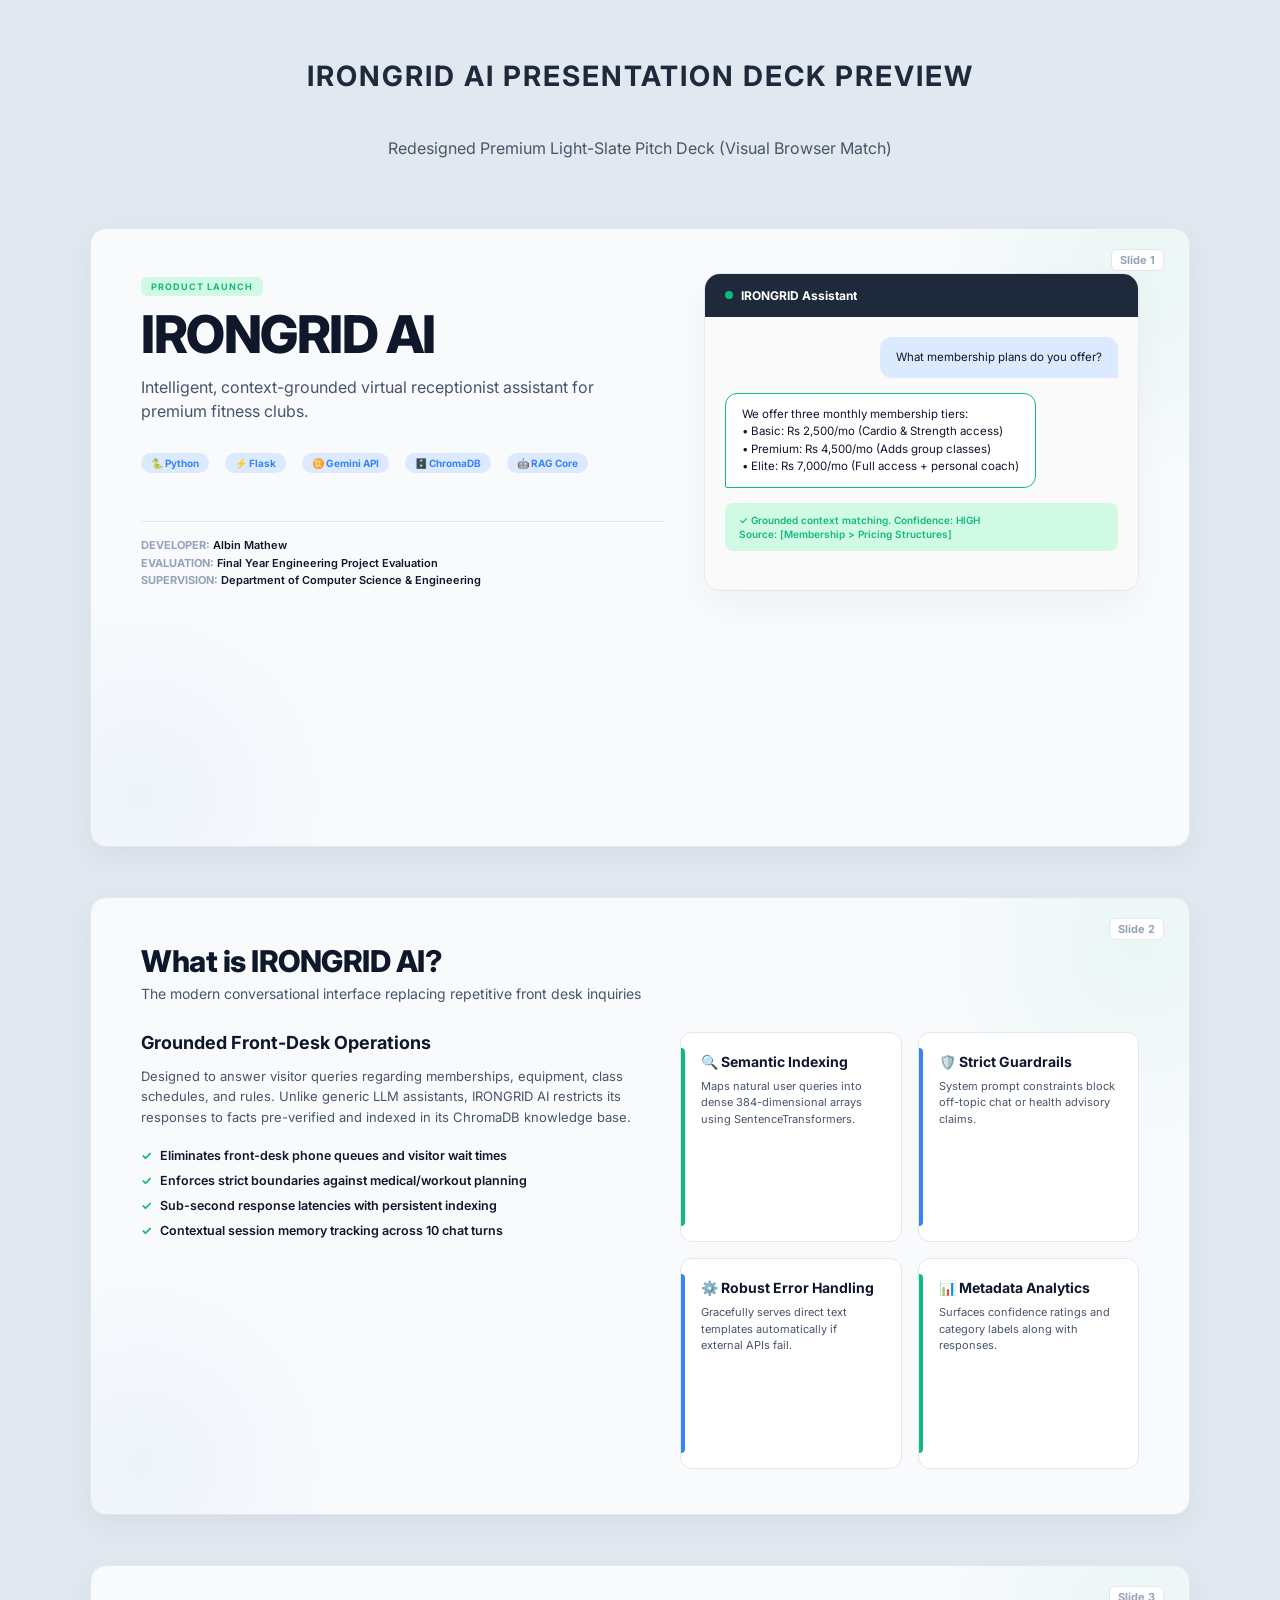
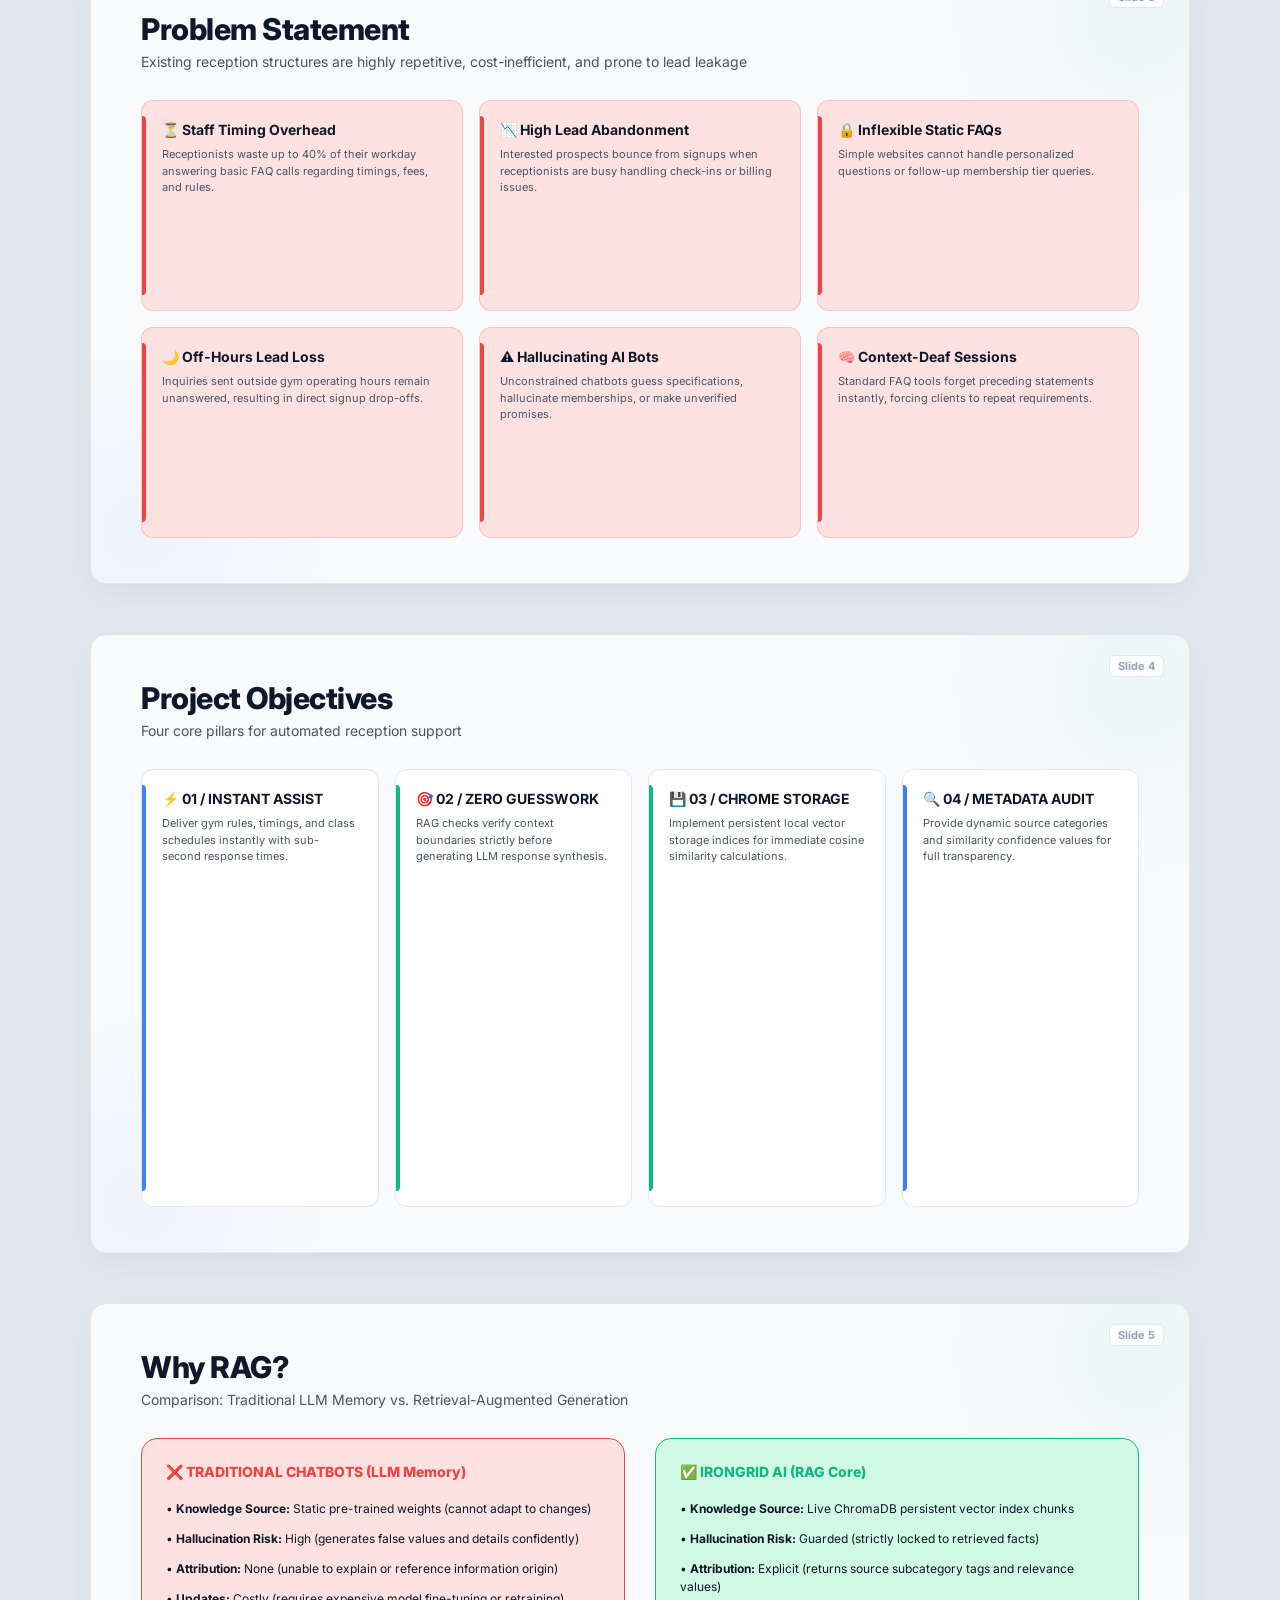
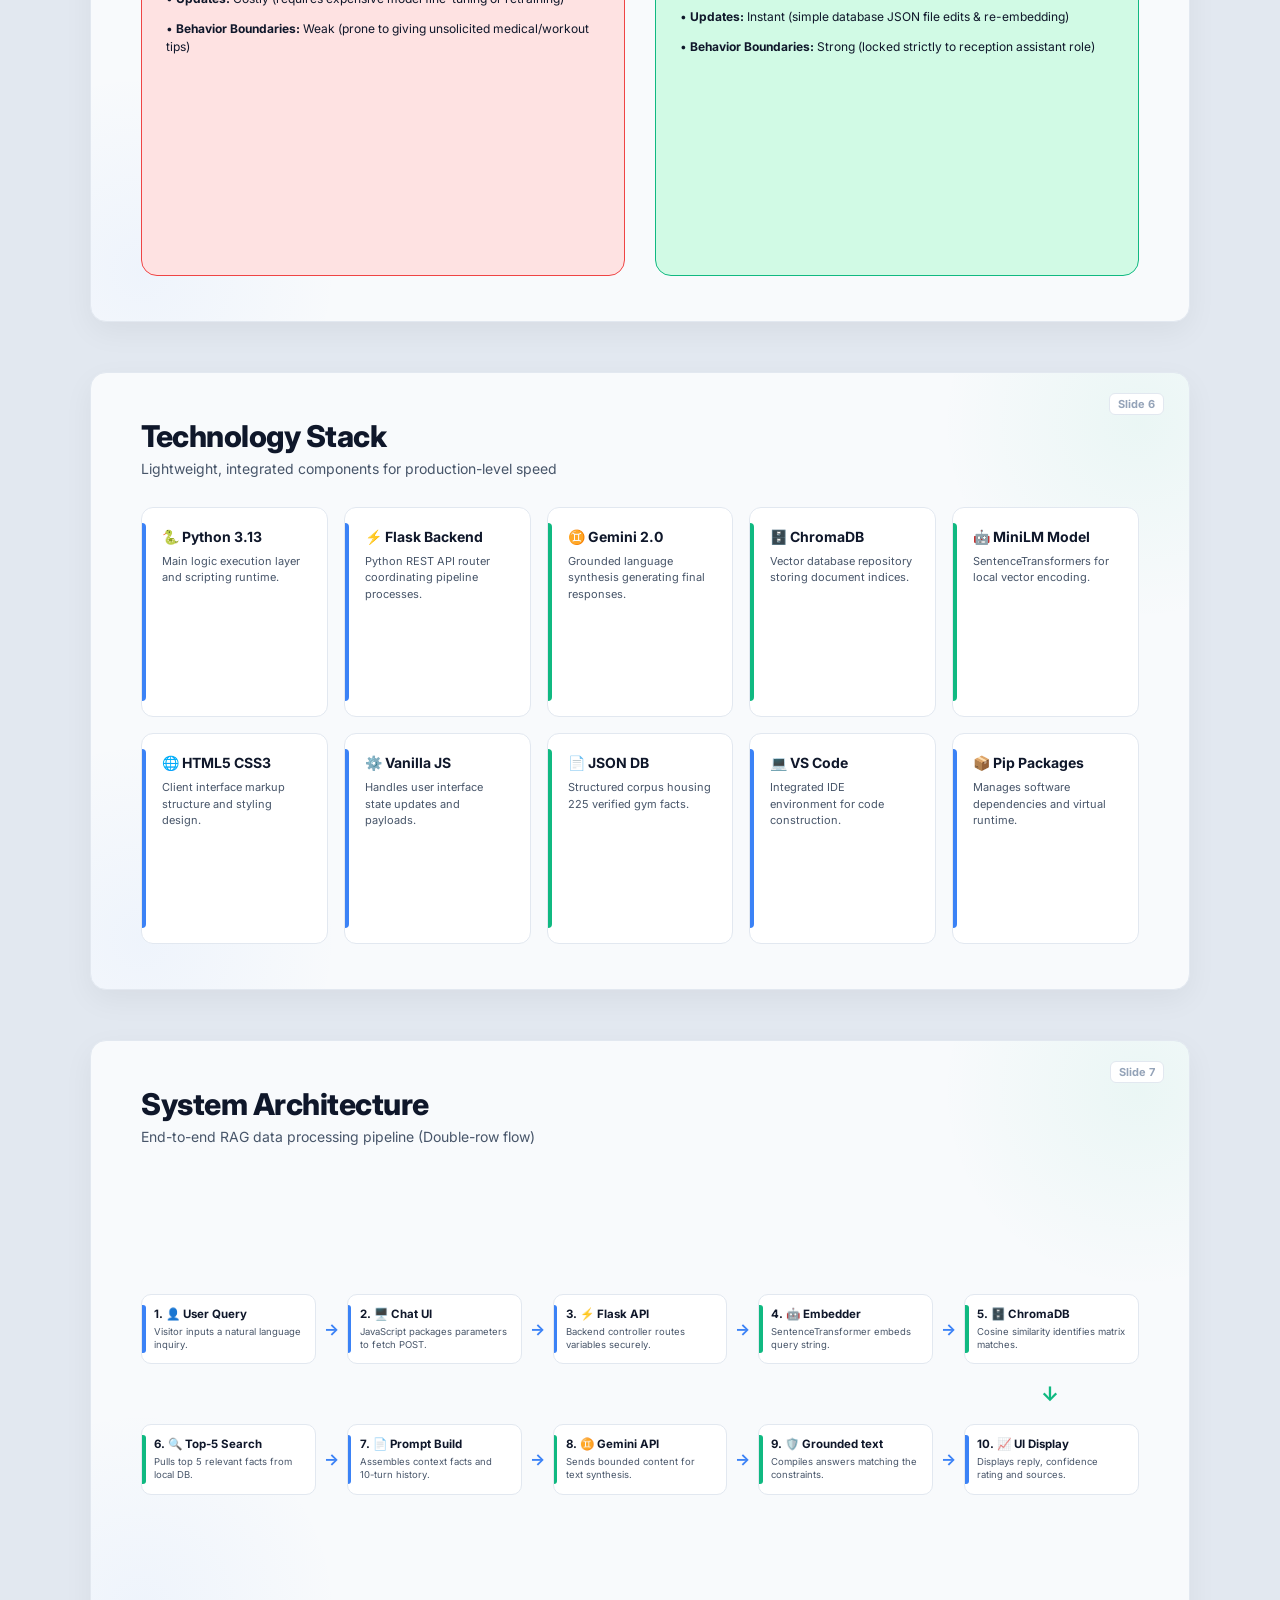
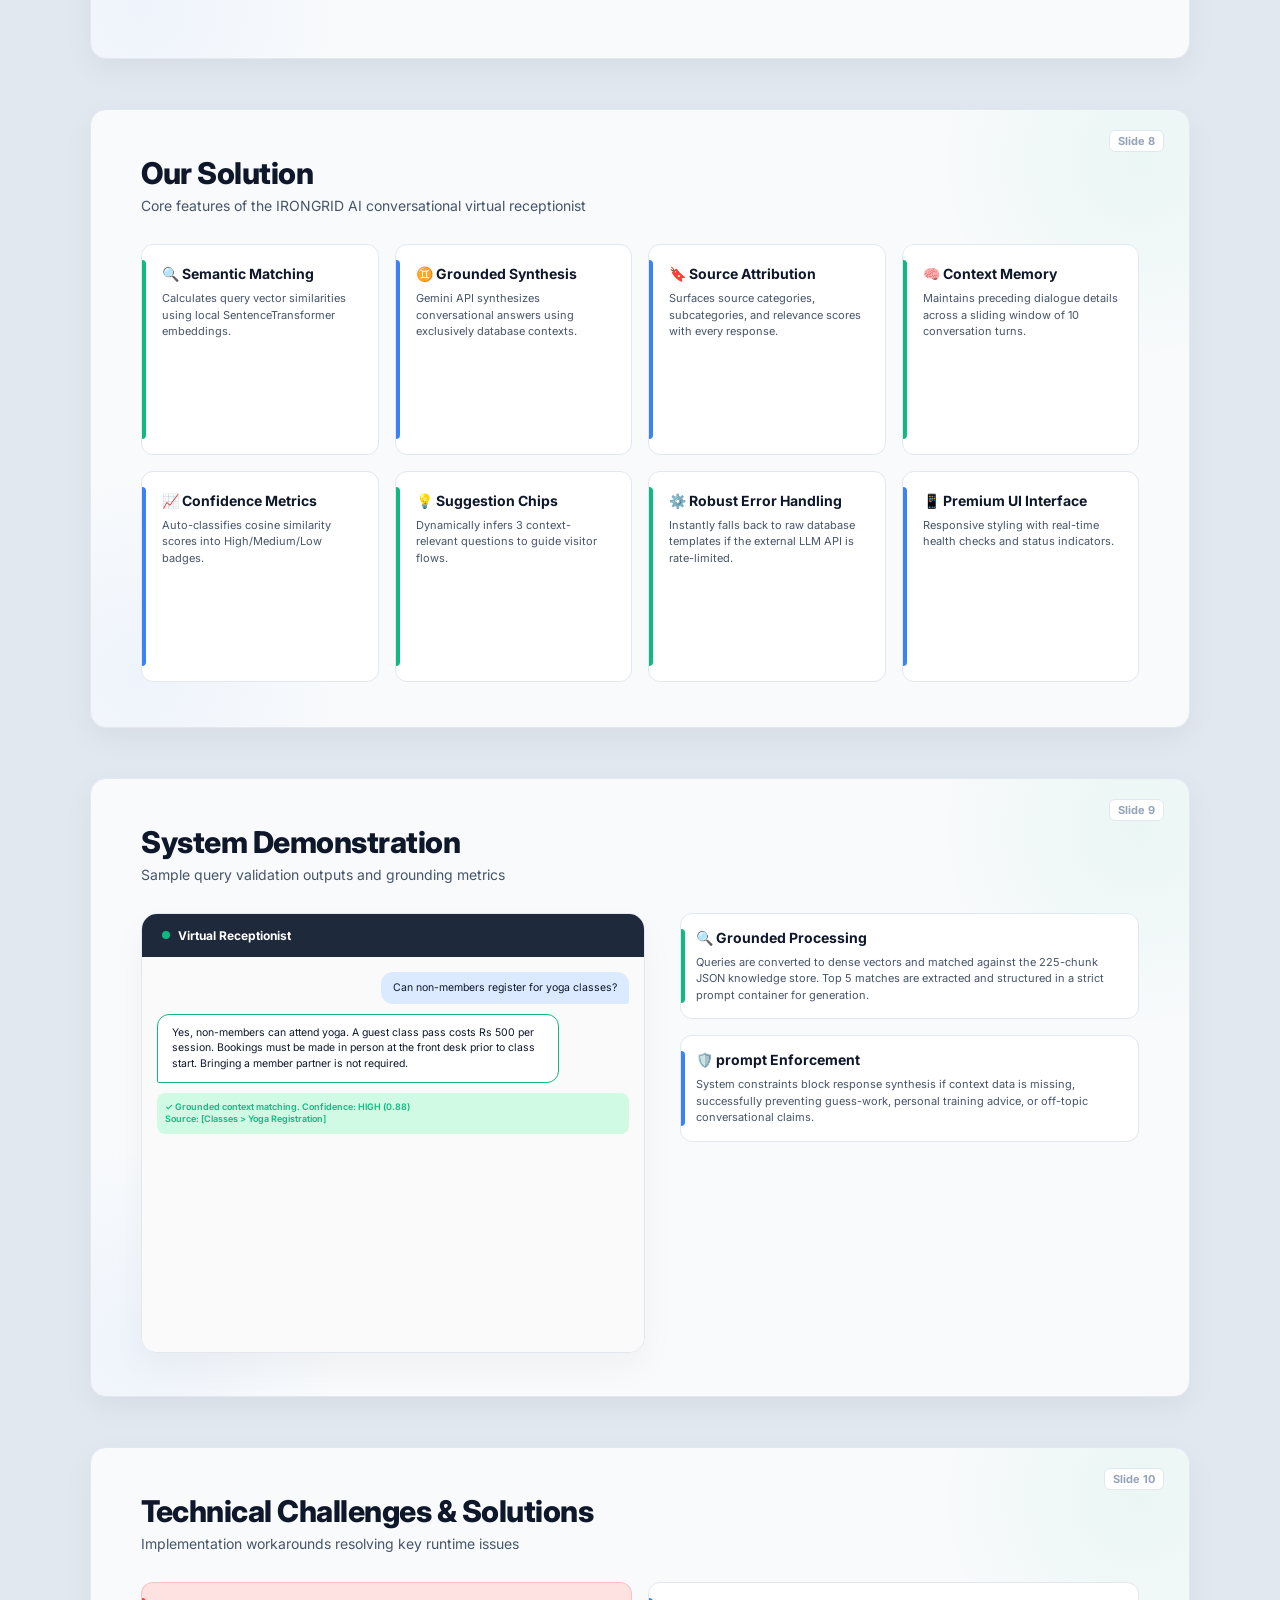
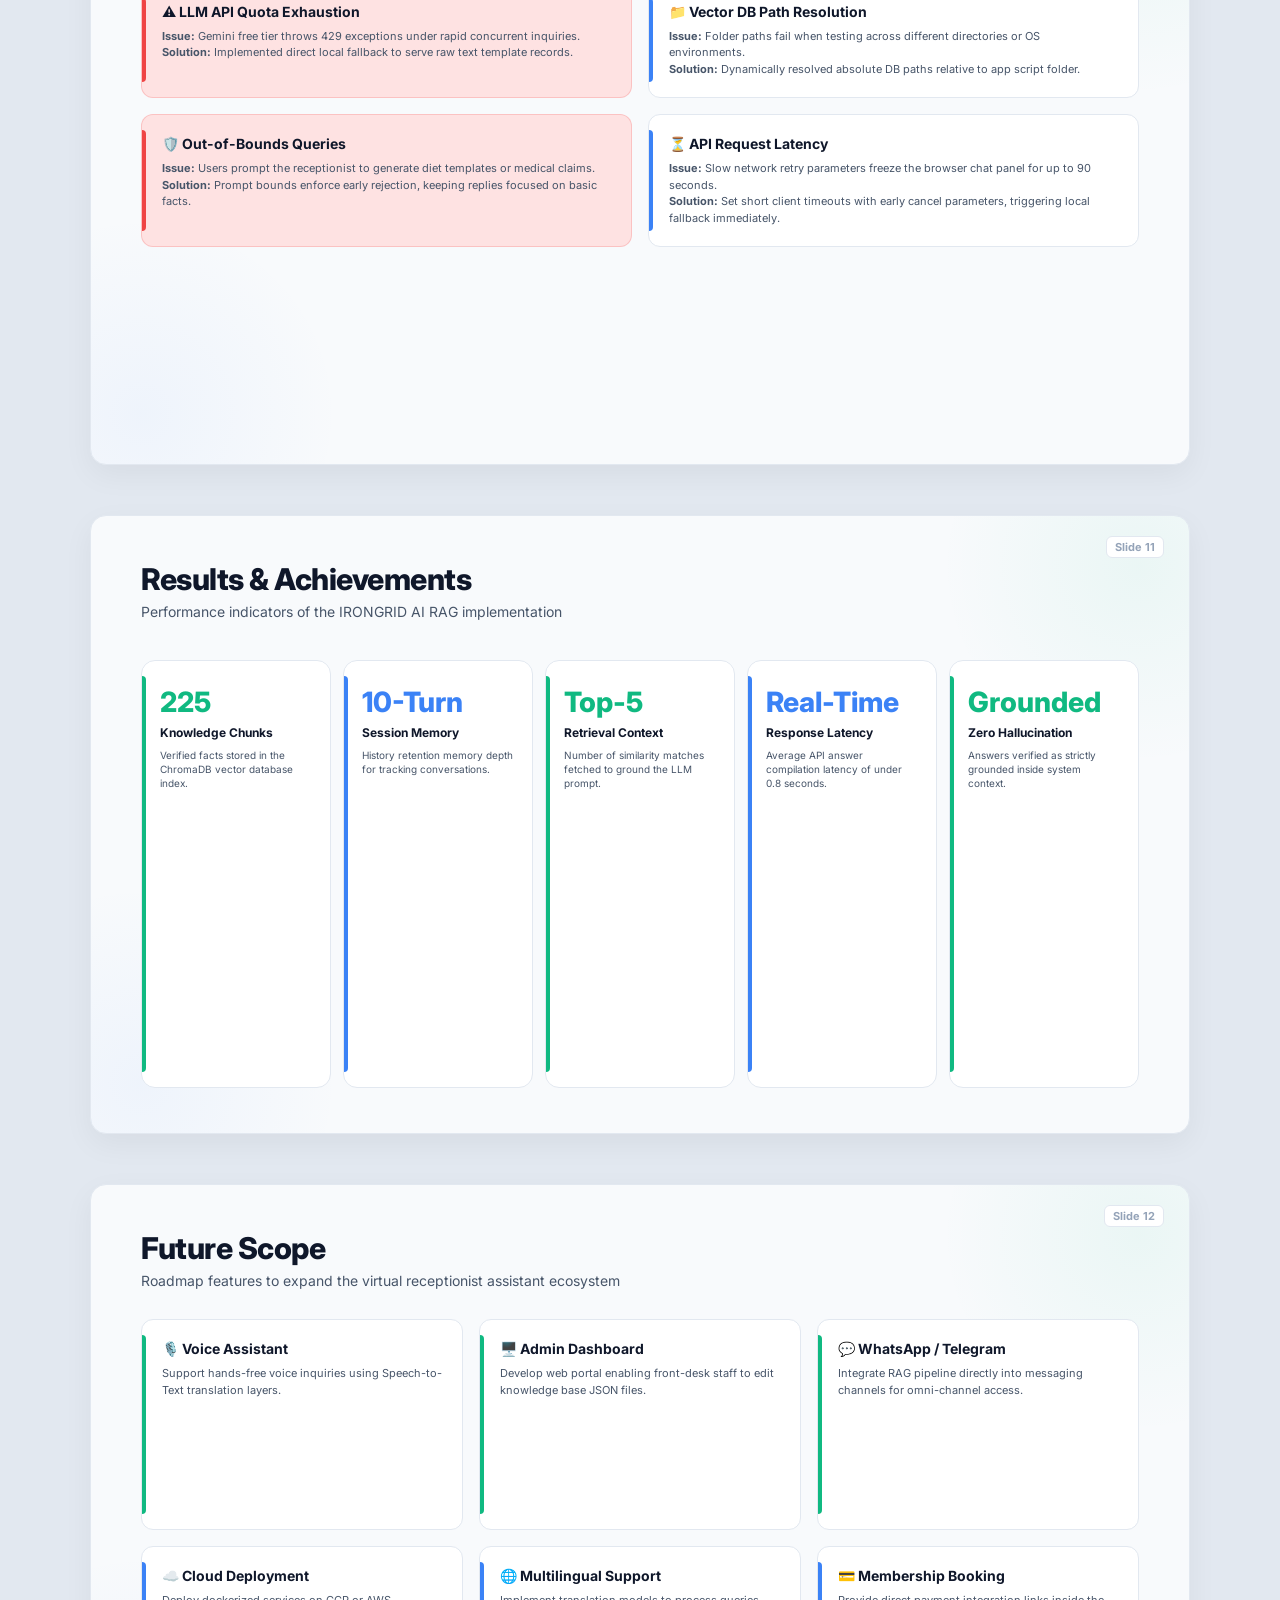
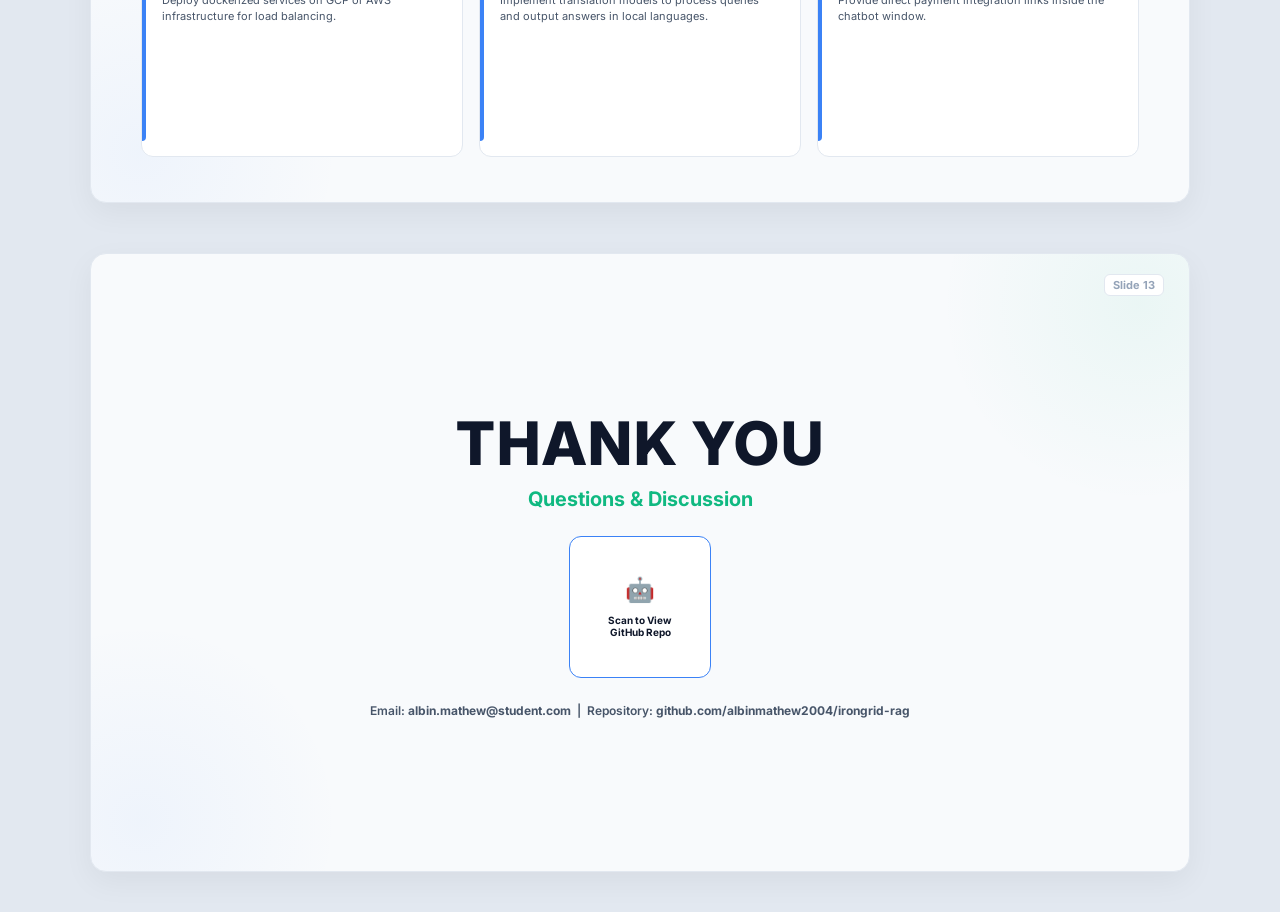
<file: assets/presentation/slides_preview.html>
<!DOCTYPE html>
<html lang="en">
<head>
  <meta charset="UTF-8">
  <title>IRONGRID AI — Slide Deck Preview</title>
  <style>
    @import url('https://fonts.googleapis.com/css2?family=Inter:wght@400;500;600;700;800&display=swap');
    
    :root {
      --bg-color: #F8FAFC;
      --surface-color: #FFFFFF;
      --border-color: #E2E8F0;
      --text-primary: #0F172A;
      --text-secondary: #475569;
      --text-muted: #94A3B8;
      --accent-green: #10B981;
      --light-green: #D1FAE5;
      --accent-blue: #3B82F6;
      --light-blue: #DBEAFE;
      --accent-red: #EF4444;
      --light-red: #FEE2E2;
      --deep-navy: #1E293B;
    }

    body {
      background: #E2E8F0;
      color: var(--text-primary);
      font-family: 'Inter', sans-serif;
      margin: 0;
      padding: 40px;
      display: flex;
      flex-direction: column;
      align-items: center;
      gap: 40px;
    }

    h1.page-title {
      font-size: 28px;
      margin-bottom: 5px;
      text-transform: uppercase;
      letter-spacing: 2px;
      color: var(--deep-navy);
    }

    p.page-subtitle {
      color: var(--text-secondary);
      margin-top: 0;
      margin-bottom: 30px;
      font-size: 16px;
    }

    .slide-container {
      display: grid;
      grid-template-columns: 1fr;
      gap: 50px;
      width: 100%;
      max-width: 1100px;
    }

    .slide {
      background: var(--bg-color);
      border: 1px solid var(--border-color);
      border-radius: 16px;
      width: 100%;
      aspect-ratio: 16 / 9;
      box-shadow: 0 10px 30px rgba(0,0,0,0.05);
      position: relative;
      overflow: hidden;
      padding: 45px 50px;
      box-sizing: border-box;
      display: flex;
      flex-direction: column;
      justify-content: flex-start;
    }

    /* Ambient background gradient blobs */
    .slide::before {
      content: '';
      position: absolute;
      top: -150px;
      right: -150px;
      width: 400px;
      height: 400px;
      background: radial-gradient(circle, rgba(16, 185, 129, 0.06) 0%, rgba(255,255,255,0) 70%);
      border-radius: 50%;
      pointer-events: none;
      z-index: 1;
    }

    .slide::after {
      content: '';
      position: absolute;
      bottom: -150px;
      left: -150px;
      width: 400px;
      height: 400px;
      background: radial-gradient(circle, rgba(59, 130, 246, 0.05) 0%, rgba(255,255,255,0) 70%);
      border-radius: 50%;
      pointer-events: none;
      z-index: 1;
    }

    .slide-num {
      position: absolute;
      top: 20px;
      right: 25px;
      font-size: 11px;
      color: var(--text-muted);
      font-weight: bold;
      border: 1px solid var(--border-color);
      padding: 3px 8px;
      border-radius: 6px;
      z-index: 10;
      background: var(--surface-color);
    }

    .category-badge {
      display: inline-flex;
      align-items: center;
      background: var(--light-blue);
      color: var(--accent-blue);
      font-size: 9px;
      font-weight: 700;
      padding: 4px 10px;
      border-radius: 6px;
      letter-spacing: 1px;
      margin-bottom: 10px;
      width: fit-content;
      text-transform: uppercase;
      z-index: 10;
    }

    .slide-header {
      margin-bottom: 30px;
      z-index: 10;
    }

    .slide-title {
      font-size: 30px;
      font-weight: 800;
      margin: 0;
      color: var(--text-primary);
      letter-spacing: -0.5px;
    }

    .slide-subtitle {
      font-size: 14px;
      color: var(--text-secondary);
      margin-top: 6px;
      margin-bottom: 0;
    }

    /* Grid system for slide contents */
    .grid-2x2 {
      display: grid;
      grid-template-columns: 1fr 1fr;
      gap: 16px;
    }

    .grid-3x2 {
      display: grid;
      grid-template-columns: repeat(3, 1fr);
      grid-template-rows: 1fr 1fr;
      gap: 16px;
      flex-grow: 1;
    }

    .grid-4x1 {
      display: grid;
      grid-template-columns: repeat(4, 1fr);
      gap: 16px;
      flex-grow: 1;
    }

    .grid-5x1 {
      display: grid;
      grid-template-columns: repeat(5, 1fr);
      gap: 12px;
      flex-grow: 1;
    }

    .grid-split {
      display: grid;
      grid-template-columns: 1.1fr 1fr;
      gap: 35px;
      flex-grow: 1;
    }

    .card {
      background: var(--surface-color);
      border: 1px solid var(--border-color);
      border-radius: 12px;
      padding: 20px;
      position: relative;
      display: flex;
      flex-direction: column;
      justify-content: flex-start;
      z-index: 10;
      box-sizing: border-box;
    }

    .card::before {
      content: '';
      position: absolute;
      left: 0;
      top: 15px;
      bottom: 15px;
      width: 4px;
      background: var(--accent-green);
      border-radius: 0 4px 4px 0;
    }

    .card.blue::before { background: var(--accent-blue); }
    .card.red::before { background: var(--accent-red); }
    .card.red { background: var(--light-red); border-color: rgba(239,68,68,0.2); }
    
    .card-title {
      font-size: 14px;
      font-weight: 700;
      margin-bottom: 8px;
      color: var(--text-primary);
      display: flex;
      align-items: center;
      gap: 6px;
    }
    
    .card-desc {
      font-size: 11px;
      color: var(--text-secondary);
      line-height: 1.5;
    }

    .pill-badge {
      display: inline-block;
      background: var(--light-blue);
      color: var(--accent-blue);
      font-size: 10px;
      font-weight: 700;
      padding: 4px 10px;
      border-radius: 20px;
      margin-right: 8px;
      margin-bottom: 8px;
    }

    /* Comparison columns */
    .compare-grid {
      display: grid;
      grid-template-columns: 1fr 1fr;
      gap: 30px;
      flex-grow: 1;
      z-index: 10;
    }

    .compare-col {
      border-radius: 16px;
      padding: 24px;
      box-sizing: border-box;
      border: 1.5px solid var(--accent-red);
      background: var(--light-red);
    }
    .compare-col.green {
      border-color: var(--accent-green);
      background: var(--light-green);
    }

    .compare-col h3 {
      font-size: 14px;
      font-weight: 800;
      margin-top: 0;
      margin-bottom: 20px;
      color: var(--accent-red);
    }
    .compare-col.green h3 {
      color: var(--accent-green);
    }

    .compare-list {
      list-style: none;
      padding: 0;
      margin: 0;
      display: flex;
      flex-direction: column;
      gap: 12px;
    }

    .compare-list li {
      font-size: 12px;
      line-height: 1.5;
      color: var(--text-primary);
    }

    /* Cover Slide Specifics */
    .cover-slide {
      display: grid;
      grid-template-columns: 1.2fr 1fr;
      gap: 40px;
      align-items: center;
    }

    .cover-left {
      z-index: 10;
    }

    .cover-title {
      font-size: 52px;
      font-weight: 800;
      margin: 0;
      line-height: 1.1;
      letter-spacing: -1.5px;
      color: var(--text-primary);
    }

    .cover-subtitle {
      font-size: 16px;
      color: var(--text-secondary);
      margin-top: 12px;
      margin-bottom: 30px;
      line-height: 1.5;
    }

    .cover-badges {
      display: flex;
      flex-wrap: wrap;
      gap: 8px;
      margin-bottom: 40px;
    }

    .cover-meta {
      font-size: 11px;
      color: var(--text-muted);
      border-top: 1px solid var(--border-color);
      padding-top: 15px;
      line-height: 1.6;
    }
    .cover-meta span {
      color: var(--text-primary);
      font-weight: 600;
    }

    /* Chatbot Mockup styles */
    .chatbot-mockup {
      background: var(--surface-color);
      border: 1px solid var(--border-color);
      border-radius: 16px;
      height: 100%;
      display: flex;
      flex-direction: column;
      overflow: hidden;
      box-shadow: 0 15px 35px rgba(0,0,0,0.04);
      z-index: 10;
    }

    .chatbot-header {
      background: var(--deep-navy);
      color: white;
      padding: 14px 20px;
      font-size: 12px;
      font-weight: 700;
      display: flex;
      align-items: center;
      gap: 8px;
    }
    .status-dot {
      width: 8px;
      height: 8px;
      background: var(--accent-green);
      border-radius: 50%;
    }

    .chatbot-messages {
      padding: 20px;
      display: flex;
      flex-direction: column;
      gap: 15px;
      flex-grow: 1;
      background: #FAFAFB;
    }

    .chat-bubble {
      max-width: 85%;
      padding: 12px 16px;
      font-size: 11.5px;
      line-height: 1.5;
      border-radius: 12px;
      box-sizing: border-box;
    }
    .chat-bubble.user {
      align-self: flex-end;
      background: var(--light-blue);
      color: var(--text-primary);
      border-bottom-right-radius: 2px;
    }
    .chat-bubble.ai {
      align-self: flex-start;
      background: var(--surface-color);
      color: var(--text-primary);
      border: 1.5px solid var(--accent-green);
      border-bottom-left-radius: 2px;
    }

    .grounded-badge {
      background: var(--light-green);
      color: var(--accent-green);
      border-radius: 8px;
      padding: 10px 14px;
      font-size: 10px;
      font-weight: 600;
      line-height: 1.4;
    }

    /* Architecture slide flow elements */
    .flow-container {
      display: flex;
      flex-direction: column;
      gap: 20px;
      justify-content: center;
      flex-grow: 1;
      z-index: 10;
    }
    .flow-row {
      display: flex;
      justify-content: space-between;
      align-items: center;
      gap: 8px;
    }
    .flow-card {
      background: var(--surface-color);
      border: 1px solid var(--border-color);
      border-radius: 10px;
      padding: 12px;
      width: 18%;
      box-sizing: border-box;
      position: relative;
    }
    .flow-card::before {
      content: '';
      position: absolute;
      left: 0;
      top: 10px;
      bottom: 10px;
      width: 3.5px;
      background: var(--accent-blue);
      border-radius: 0 3px 3px 0;
    }
    .flow-card.green::before {
      background: var(--accent-green);
    }
    .flow-card-title {
      font-size: 11.5px;
      font-weight: 700;
      margin-bottom: 4px;
      color: var(--text-primary);
    }
    .flow-card-desc {
      font-size: 9.5px;
      color: var(--text-secondary);
      line-height: 1.4;
    }
    .flow-arrow {
      font-size: 16px;
      color: var(--accent-blue);
      font-weight: bold;
    }
    .flow-arrow-down {
      align-self: flex-end;
      margin-right: 8%;
      font-size: 20px;
      color: var(--accent-green);
      font-weight: bold;
      line-height: 1;
    }

    /* KPI results metrics */
    .kpi-container {
      display: grid;
      grid-template-columns: repeat(5, 1fr);
      gap: 12px;
      margin-top: 10px;
      flex-grow: 1;
      z-index: 10;
    }
    .kpi-card {
      background: var(--surface-color);
      border: 1px solid var(--border-color);
      border-radius: 14px;
      padding: 24px 18px;
      display: flex;
      flex-direction: column;
      position: relative;
    }
    .kpi-card::before {
      content: '';
      position: absolute;
      left: 0;
      top: 15px;
      bottom: 15px;
      width: 4px;
      background: var(--accent-green);
      border-radius: 0 4px 4px 0;
    }
    .kpi-card.blue::before {
      background: var(--accent-blue);
    }
    .kpi-val {
      font-size: 28px;
      font-weight: 800;
      margin-bottom: 6px;
    }
    .kpi-val.green { color: var(--accent-green); }
    .kpi-val.blue { color: var(--accent-blue); }
    .kpi-label {
      font-size: 12px;
      font-weight: 700;
      color: var(--text-primary);
      margin-bottom: 8px;
    }
    .kpi-desc {
      font-size: 10px;
      color: var(--text-secondary);
      line-height: 1.4;
    }

    /* End Slide */
    .end-slide {
      align-items: center;
      justify-content: center;
      text-align: center;
    }
    .end-title {
      font-size: 60px;
      font-weight: 800;
      color: var(--text-primary);
      margin: 0;
      letter-spacing: 2px;
    }
    .end-subtitle {
      font-size: 20px;
      color: var(--accent-green);
      font-weight: 700;
      margin-top: 8px;
      margin-bottom: 25px;
    }
    .qr-box {
      border: 1.5px solid var(--accent-blue);
      background: var(--surface-color);
      border-radius: 12px;
      width: 140px;
      height: 140px;
      display: flex;
      flex-direction: column;
      align-items: center;
      justify-content: center;
      font-size: 10px;
      font-weight: 700;
      color: var(--text-primary);
      gap: 10px;
      margin-bottom: 25px;
      z-index: 10;
    }
    .qr-box span {
      font-size: 24px;
    }
    .end-meta {
      font-size: 12px;
      font-weight: 600;
      color: var(--text-secondary);
      z-index: 10;
    }
  </style>
</head>
<body>

  <h1 class="page-title">IRONGRID AI Presentation Deck Preview</h1>
  <p class="page-subtitle">Redesigned Premium Light-Slate Pitch Deck (Visual Browser Match)</p>

  <div class="slide-container">

    <!-- SLIDE 1: Cover Slide -->
    <div class="slide">
      <span class="slide-num">Slide 1</span>
      <div class="cover-slide">
        <div class="cover-left">
          <span class="category-badge" style="background: var(--light-green); color: var(--accent-green);">PRODUCT LAUNCH</span>
          <h1 class="cover-title">IRONGRID AI</h1>
          <p class="cover-subtitle">Intelligent, context-grounded virtual receptionist assistant for premium fitness clubs.</p>
          <div class="cover-badges">
            <span class="pill-badge">🐍 Python</span>
            <span class="pill-badge">⚡ Flask</span>
            <span class="pill-badge">♊ Gemini API</span>
            <span class="pill-badge">🗄️ ChromaDB</span>
            <span class="pill-badge">🤖 RAG Core</span>
          </div>
          <div class="cover-meta">
            <strong>DEVELOPER:</strong> <span>Albin Mathew</span><br/>
            <strong>EVALUATION:</strong> <span>Final Year Engineering Project Evaluation</span><br/>
            <strong>SUPERVISION:</strong> <span>Department of Computer Science & Engineering</span>
          </div>
        </div>
        <div class="chatbot-mockup">
          <div class="chatbot-header">
            <div class="status-dot"></div>
            <span>IRONGRID Assistant</span>
          </div>
          <div class="chatbot-messages">
            <div class="chat-bubble user">What membership plans do you offer?</div>
            <div class="chat-bubble ai">
              We offer three monthly membership tiers:<br/>
              • Basic: Rs 2,500/mo (Cardio & Strength access)<br/>
              • Premium: Rs 4,500/mo (Adds group classes)<br/>
              • Elite: Rs 7,000/mo (Full access + personal coach)
            </div>
            <div class="grounded-badge">
              ✓ Grounded context matching. Confidence: HIGH<br/>
              Source: [Membership > Pricing Structures]
            </div>
          </div>
        </div>
      </div>
    </div>

    <!-- SLIDE 2: What is IRONGRID AI -->
    <div class="slide">
      <span class="slide-num">Slide 2</span>
      <div class="slide-header">
        <h2 class="slide-title">What is IRONGRID AI?</h2>
        <p class="slide-subtitle">The modern conversational interface replacing repetitive front desk inquiries</p>
      </div>
      <div class="grid-split">
        <div class="cover-left">
          <h3 style="font-size: 18px; font-weight: 700; color: var(--text-primary); margin-top: 0; margin-bottom: 12px;">Grounded Front-Desk Operations</h3>
          <p style="font-size: 13px; line-height: 1.6; color: var(--text-secondary); margin-bottom: 20px;">
            Designed to answer visitor queries regarding memberships, equipment, class schedules, and rules. Unlike generic LLM assistants, IRONGRID AI restricts its responses to facts pre-verified and indexed in its ChromaDB knowledge base.
          </p>
          <ul style="list-style: none; padding: 0; margin: 0; display: flex; flex-direction: column; gap: 10px;">
            <li style="font-size: 12.5px; font-weight: 600; color: var(--text-primary); display: flex; align-items: center; gap: 8px;">
              <span style="color: var(--accent-green); font-weight: bold;">✓</span> Eliminates front-desk phone queues and visitor wait times
            </li>
            <li style="font-size: 12.5px; font-weight: 600; color: var(--text-primary); display: flex; align-items: center; gap: 8px;">
              <span style="color: var(--accent-green); font-weight: bold;">✓</span> Enforces strict boundaries against medical/workout planning
            </li>
            <li style="font-size: 12.5px; font-weight: 600; color: var(--text-primary); display: flex; align-items: center; gap: 8px;">
              <span style="color: var(--accent-green); font-weight: bold;">✓</span> Sub-second response latencies with persistent indexing
            </li>
            <li style="font-size: 12.5px; font-weight: 600; color: var(--text-primary); display: flex; align-items: center; gap: 8px;">
              <span style="color: var(--accent-green); font-weight: bold;">✓</span> Contextual session memory tracking across 10 chat turns
            </li>
          </ul>
        </div>
        <div class="grid-2x2">
          <div class="card">
            <div class="card-title">🔍 Semantic Indexing</div>
            <div class="card-desc">Maps natural user queries into dense 384-dimensional arrays using SentenceTransformers.</div>
          </div>
          <div class="card blue">
            <div class="card-title">🛡️ Strict Guardrails</div>
            <div class="card-desc">System prompt constraints block off-topic chat or health advisory claims.</div>
          </div>
          <div class="card blue">
            <div class="card-title">⚙️ Robust Error Handling</div>
            <div class="card-desc">Gracefully serves direct text templates automatically if external APIs fail.</div>
          </div>
          <div class="card">
            <div class="card-title">📊 Metadata Analytics</div>
            <div class="card-desc">Surfaces confidence ratings and category labels along with responses.</div>
          </div>
        </div>
      </div>
    </div>

    <!-- SLIDE 3: Problem Statement -->
    <div class="slide">
      <span class="slide-num">Slide 3</span>
      <div class="slide-header">
        <h2 class="slide-title">Problem Statement</h2>
        <p class="slide-subtitle">Existing reception structures are highly repetitive, cost-inefficient, and prone to lead leakage</p>
      </div>
      <div class="grid-3x2">
        <div class="card red">
          <div class="card-title">⏳ Staff Timing Overhead</div>
          <div class="card-desc">Receptionists waste up to 40% of their workday answering basic FAQ calls regarding timings, fees, and rules.</div>
        </div>
        <div class="card red">
          <div class="card-title">📉 High Lead Abandonment</div>
          <div class="card-desc">Interested prospects bounce from signups when receptionists are busy handling check-ins or billing issues.</div>
        </div>
        <div class="card red">
          <div class="card-title">🔒 Inflexible Static FAQs</div>
          <div class="card-desc">Simple websites cannot handle personalized questions or follow-up membership tier queries.</div>
        </div>
        <div class="card red">
          <div class="card-title">🌙 Off-Hours Lead Loss</div>
          <div class="card-desc">Inquiries sent outside gym operating hours remain unanswered, resulting in direct signup drop-offs.</div>
        </div>
        <div class="card red">
          <div class="card-title">⚠️ Hallucinating AI Bots</div>
          <div class="card-desc">Unconstrained chatbots guess specifications, hallucinate memberships, or make unverified promises.</div>
        </div>
        <div class="card red">
          <div class="card-title">🧠 Context-Deaf Sessions</div>
          <div class="card-desc">Standard FAQ tools forget preceding statements instantly, forcing clients to repeat requirements.</div>
        </div>
      </div>
    </div>

    <!-- SLIDE 4: Project Objectives -->
    <div class="slide">
      <span class="slide-num">Slide 4</span>
      <div class="slide-header">
        <h2 class="slide-title">Project Objectives</h2>
        <p class="slide-subtitle">Four core pillars for automated reception support</p>
      </div>
      <div class="grid-4x1">
        <div class="card blue">
          <div class="card-title">⚡ 01 / INSTANT ASSIST</div>
          <div class="card-desc">Deliver gym rules, timings, and class schedules instantly with sub-second response times.</div>
        </div>
        <div class="card">
          <div class="card-title">🎯 02 / ZERO GUESSWORK</div>
          <div class="card-desc">RAG checks verify context boundaries strictly before generating LLM response synthesis.</div>
        </div>
        <div class="card">
          <div class="card-title">💾 03 / CHROME STORAGE</div>
          <div class="card-desc">Implement persistent local vector storage indices for immediate cosine similarity calculations.</div>
        </div>
        <div class="card blue">
          <div class="card-title">🔍 04 / METADATA AUDIT</div>
          <div class="card-desc">Provide dynamic source categories and similarity confidence values for full transparency.</div>
        </div>
      </div>
    </div>

    <!-- SLIDE 5: Why RAG -->
    <div class="slide">
      <span class="slide-num">Slide 5</span>
      <div class="slide-header">
        <h2 class="slide-title">Why RAG?</h2>
        <p class="slide-subtitle">Comparison: Traditional LLM Memory vs. Retrieval-Augmented Generation</p>
      </div>
      <div class="compare-grid">
        <div class="compare-col">
          <h3>❌ TRADITIONAL CHATBOTS (LLM Memory)</h3>
          <ul class="compare-list">
            <li>• <strong>Knowledge Source:</strong> Static pre-trained weights (cannot adapt to changes)</li>
            <li>• <strong>Hallucination Risk:</strong> High (generates false values and details confidently)</li>
            <li>• <strong>Attribution:</strong> None (unable to explain or reference information origin)</li>
            <li>• <strong>Updates:</strong> Costly (requires expensive model fine-tuning or retraining)</li>
            <li>• <strong>Behavior Boundaries:</strong> Weak (prone to giving unsolicited medical/workout tips)</li>
          </ul>
        </div>
        <div class="compare-col green">
          <h3>✅ IRONGRID AI (RAG Core)</h3>
          <ul class="compare-list">
            <li>• <strong>Knowledge Source:</strong> Live ChromaDB persistent vector index chunks</li>
            <li>• <strong>Hallucination Risk:</strong> Guarded (strictly locked to retrieved facts)</li>
            <li>• <strong>Attribution:</strong> Explicit (returns source subcategory tags and relevance values)</li>
            <li>• <strong>Updates:</strong> Instant (simple database JSON file edits & re-embedding)</li>
            <li>• <strong>Behavior Boundaries:</strong> Strong (locked strictly to reception assistant role)</li>
          </ul>
        </div>
      </div>
    </div>

    <!-- SLIDE 6: Technology Stack -->
    <div class="slide">
      <span class="slide-num">Slide 6</span>
      <div class="slide-header">
        <h2 class="slide-title">Technology Stack</h2>
        <p class="slide-subtitle">Lightweight, integrated components for production-level speed</p>
      </div>
      <div class="grid-3x2" style="grid-template-columns: repeat(5, 1fr); grid-template-rows: 1fr 1fr;">
        <div class="card blue">
          <div class="card-title">🐍 Python 3.13</div>
          <div class="card-desc">Main logic execution layer and scripting runtime.</div>
        </div>
        <div class="card blue">
          <div class="card-title">⚡ Flask Backend</div>
          <div class="card-desc">Python REST API router coordinating pipeline processes.</div>
        </div>
        <div class="card">
          <div class="card-title">♊ Gemini 2.0</div>
          <div class="card-desc">Grounded language synthesis generating final responses.</div>
        </div>
        <div class="card">
          <div class="card-title">🗄️ ChromaDB</div>
          <div class="card-desc">Vector database repository storing document indices.</div>
        </div>
        <div class="card">
          <div class="card-title">🤖 MiniLM Model</div>
          <div class="card-desc">SentenceTransformers for local vector encoding.</div>
        </div>
        <div class="card blue">
          <div class="card-title">🌐 HTML5 CSS3</div>
          <div class="card-desc">Client interface markup structure and styling design.</div>
        </div>
        <div class="card blue">
          <div class="card-title">⚙️ Vanilla JS</div>
          <div class="card-desc">Handles user interface state updates and payloads.</div>
        </div>
        <div class="card">
          <div class="card-title">📄 JSON DB</div>
          <div class="card-desc">Structured corpus housing 225 verified gym facts.</div>
        </div>
        <div class="card blue">
          <div class="card-title">💻 VS Code</div>
          <div class="card-desc">Integrated IDE environment for code construction.</div>
        </div>
        <div class="card blue">
          <div class="card-title">📦 Pip Packages</div>
          <div class="card-desc">Manages software dependencies and virtual runtime.</div>
        </div>
      </div>
    </div>

    <!-- SLIDE 7: System Architecture -->
    <div class="slide">
      <span class="slide-num">Slide 7</span>
      <div class="slide-header">
        <h2 class="slide-title">System Architecture</h2>
        <p class="slide-subtitle">End-to-end RAG data processing pipeline (Double-row flow)</p>
      </div>
      <div class="flow-container">
        <div class="flow-row">
          <div class="flow-card">
            <div class="flow-card-title">1. 👤 User Query</div>
            <div class="flow-card-desc">Visitor inputs a natural language inquiry.</div>
          </div>
          <div class="flow-arrow">→</div>
          <div class="flow-card">
            <div class="flow-card-title">2. 🖥️ Chat UI</div>
            <div class="flow-card-desc">JavaScript packages parameters to fetch POST.</div>
          </div>
          <div class="flow-arrow">→</div>
          <div class="flow-card">
            <div class="flow-card-title">3. ⚡ Flask API</div>
            <div class="flow-card-desc">Backend controller routes variables securely.</div>
          </div>
          <div class="flow-arrow">→</div>
          <div class="flow-card green">
            <div class="flow-card-title">4. 🤖 Embedder</div>
            <div class="flow-card-desc">SentenceTransformer embeds query string.</div>
          </div>
          <div class="flow-arrow">→</div>
          <div class="flow-card green">
            <div class="flow-card-title">5. 🗄️ ChromaDB</div>
            <div class="flow-card-desc">Cosine similarity identifies matrix matches.</div>
          </div>
        </div>
        <div class="flow-arrow-down">↓</div>
        <div class="flow-row">
          <div class="flow-card green">
            <div class="flow-card-title">6. 🔍 Top-5 Search</div>
            <div class="flow-card-desc">Pulls top 5 relevant facts from local DB.</div>
          </div>
          <div class="flow-arrow">→</div>
          <div class="flow-card">
            <div class="flow-card-title">7. 📄 Prompt Build</div>
            <div class="flow-card-desc">Assembles context facts and 10-turn history.</div>
          </div>
          <div class="flow-arrow">→</div>
          <div class="flow-card green">
            <div class="flow-card-title">8. ♊ Gemini API</div>
            <div class="flow-card-desc">Sends bounded content for text synthesis.</div>
          </div>
          <div class="flow-arrow">→</div>
          <div class="flow-card green">
            <div class="flow-card-title">9. 🛡️ Grounded text</div>
            <div class="flow-card-desc">Compiles answers matching the constraints.</div>
          </div>
          <div class="flow-arrow">→</div>
          <div class="flow-card">
            <div class="flow-card-title">10. 📈 UI Display</div>
            <div class="flow-card-desc">Displays reply, confidence rating and sources.</div>
          </div>
        </div>
      </div>
    </div>

    <!-- SLIDE 8: Our Solution (Feature Summary) -->
    <div class="slide">
      <span class="slide-num">Slide 8</span>
      <div class="slide-header">
        <h2 class="slide-title">Our Solution</h2>
        <p class="slide-subtitle">Core features of the IRONGRID AI conversational virtual receptionist</p>
      </div>
      <div class="grid-3x2" style="grid-template-columns: repeat(4, 1fr); grid-template-rows: 1fr 1fr;">
        <div class="card">
          <div class="card-title">🔍 Semantic Matching</div>
          <div class="card-desc">Calculates query vector similarities using local SentenceTransformer embeddings.</div>
        </div>
        <div class="card blue">
          <div class="card-title">♊ Grounded Synthesis</div>
          <div class="card-desc">Gemini API synthesizes conversational answers using exclusively database contexts.</div>
        </div>
        <div class="card blue">
          <div class="card-title">🔖 Source Attribution</div>
          <div class="card-desc">Surfaces source categories, subcategories, and relevance scores with every response.</div>
        </div>
        <div class="card">
          <div class="card-title">🧠 Context Memory</div>
          <div class="card-desc">Maintains preceding dialogue details across a sliding window of 10 conversation turns.</div>
        </div>
        <div class="card blue">
          <div class="card-title">📈 Confidence Metrics</div>
          <div class="card-desc">Auto-classifies cosine similarity scores into High/Medium/Low badges.</div>
        </div>
        <div class="card">
          <div class="card-title">💡 Suggestion Chips</div>
          <div class="card-desc">Dynamically infers 3 context-relevant questions to guide visitor flows.</div>
        </div>
        <div class="card">
          <div class="card-title">⚙️ Robust Error Handling</div>
          <div class="card-desc">Instantly falls back to raw database templates if the external LLM API is rate-limited.</div>
        </div>
        <div class="card blue">
          <div class="card-title">📱 Premium UI Interface</div>
          <div class="card-desc">Responsive styling with real-time health checks and status indicators.</div>
        </div>
      </div>
    </div>

    <!-- SLIDE 9: System Demonstration -->
    <div class="slide">
      <span class="slide-num">Slide 9</span>
      <div class="slide-header">
        <h2 class="slide-title">System Demonstration</h2>
        <p class="slide-subtitle">Sample query validation outputs and grounding metrics</p>
      </div>
      <div class="grid-split">
        <div class="chatbot-mockup">
          <div class="chatbot-header">
            <div class="status-dot"></div>
            <span>Virtual Receptionist</span>
          </div>
          <div class="chatbot-messages" style="padding: 15px; gap: 10px;">
            <div class="chat-bubble user" style="padding: 8px 12px; font-size: 10.5px;">Can non-members register for yoga classes?</div>
            <div class="chat-bubble ai" style="padding: 10px 14px; font-size: 10.5px; border-color: var(--accent-green);">
              Yes, non-members can attend yoga. A guest class pass costs Rs 500 per session. Bookings must be made in person at the front desk prior to class start. Bringing a member partner is not required.
            </div>
            <div class="grounded-badge" style="padding: 8px; font-size: 9px;">
              ✓ Grounded context matching. Confidence: HIGH (0.88)<br/>
              Source: [Classes > Yoga Registration]
            </div>
          </div>
        </div>
        <div style="display: flex; flex-direction: column; gap: 16px;">
          <div class="card" style="padding: 15px;">
            <div class="card-title">🔍 Grounded Processing</div>
            <div class="card-desc">Queries are converted to dense vectors and matched against the 225-chunk JSON knowledge store. Top 5 matches are extracted and structured in a strict prompt container for generation.</div>
          </div>
          <div class="card blue" style="padding: 15px;">
            <div class="card-title">🛡️ prompt Enforcement</div>
            <div class="card-desc">System constraints block response synthesis if context data is missing, successfully preventing guess-work, personal training advice, or off-topic conversational claims.</div>
          </div>
        </div>
      </div>
    </div>

    <!-- SLIDE 10: Technical Challenges -->
    <div class="slide">
      <span class="slide-num">Slide 10</span>
      <div class="slide-header">
        <h2 class="slide-title">Technical Challenges & Solutions</h2>
        <p class="slide-subtitle">Implementation workarounds resolving key runtime issues</p>
      </div>
      <div class="grid-2x2">
        <div class="card red">
          <div class="card-title">⚠️ LLM API Quota Exhaustion</div>
          <div class="card-desc">
            <strong>Issue:</strong> Gemini free tier throws 429 exceptions under rapid concurrent inquiries.<br/>
            <strong>Solution:</strong> Implemented direct local fallback to serve raw text template records.
          </div>
        </div>
        <div class="card blue">
          <div class="card-title">📁 Vector DB Path Resolution</div>
          <div class="card-desc">
            <strong>Issue:</strong> Folder paths fail when testing across different directories or OS environments.<br/>
            <strong>Solution:</strong> Dynamically resolved absolute DB paths relative to app script folder.
          </div>
        </div>
        <div class="card red">
          <div class="card-title">🛡️ Out-of-Bounds Queries</div>
          <div class="card-desc">
            <strong>Issue:</strong> Users prompt the receptionist to generate diet templates or medical claims.<br/>
            <strong>Solution:</strong> Prompt bounds enforce early rejection, keeping replies focused on basic facts.
          </div>
        </div>
        <div class="card blue">
          <div class="card-title">⏳ API Request Latency</div>
          <div class="card-desc">
            <strong>Issue:</strong> Slow network retry parameters freeze the browser chat panel for up to 90 seconds.<br/>
            <strong>Solution:</strong> Set short client timeouts with early cancel parameters, triggering local fallback immediately.
          </div>
        </div>
      </div>
    </div>

    <!-- SLIDE 11: Results & Achievements -->
    <div class="slide">
      <span class="slide-num">Slide 11</span>
      <div class="slide-header">
        <h2 class="slide-title">Results & Achievements</h2>
        <p class="slide-subtitle">Performance indicators of the IRONGRID AI RAG implementation</p>
      </div>
      <div class="kpi-container">
        <div class="kpi-card">
          <div class="kpi-val green">225</div>
          <div class="kpi-label">Knowledge Chunks</div>
          <div class="kpi-desc">Verified facts stored in the ChromaDB vector database index.</div>
        </div>
        <div class="kpi-card blue">
          <div class="kpi-val blue">10-Turn</div>
          <div class="kpi-label">Session Memory</div>
          <div class="kpi-desc">History retention memory depth for tracking conversations.</div>
        </div>
        <div class="kpi-card">
          <div class="kpi-val green">Top-5</div>
          <div class="kpi-label">Retrieval Context</div>
          <div class="kpi-desc">Number of similarity matches fetched to ground the LLM prompt.</div>
        </div>
        <div class="kpi-card blue">
          <div class="kpi-val blue">Real-Time</div>
          <div class="kpi-label">Response Latency</div>
          <div class="kpi-desc">Average API answer compilation latency of under 0.8 seconds.</div>
        </div>
        <div class="kpi-card">
          <div class="kpi-val green">Grounded</div>
          <div class="kpi-label">Zero Hallucination</div>
          <div class="kpi-desc">Answers verified as strictly grounded inside system context.</div>
        </div>
      </div>
    </div>

    <!-- SLIDE 12: Future Scope -->
    <div class="slide">
      <span class="slide-num">Slide 12</span>
      <div class="slide-header">
        <h2 class="slide-title">Future Scope</h2>
        <p class="slide-subtitle">Roadmap features to expand the virtual receptionist assistant ecosystem</p>
      </div>
      <div class="grid-3x2">
        <div class="card">
          <div class="card-title">🎙️ Voice Assistant</div>
          <div class="card-desc">Support hands-free voice inquiries using Speech-to-Text translation layers.</div>
        </div>
        <div class="card">
          <div class="card-title">🖥️ Admin Dashboard</div>
          <div class="card-desc">Develop web portal enabling front-desk staff to edit knowledge base JSON files.</div>
        </div>
        <div class="card">
          <div class="card-title">💬 WhatsApp / Telegram</div>
          <div class="card-desc">Integrate RAG pipeline directly into messaging channels for omni-channel access.</div>
        </div>
        <div class="card blue">
          <div class="card-title">☁️ Cloud Deployment</div>
          <div class="card-desc">Deploy dockerized services on GCP or AWS infrastructure for load balancing.</div>
        </div>
        <div class="card blue">
          <div class="card-title">🌐 Multilingual Support</div>
          <div class="card-desc">Implement translation models to process queries and output answers in local languages.</div>
        </div>
        <div class="card blue">
          <div class="card-title">💳 Membership Booking</div>
          <div class="card-desc">Provide direct payment integration links inside the chatbot window.</div>
        </div>
      </div>
    </div>

    <!-- SLIDE 13: Thank You -->
    <div class="slide end-slide">
      <span class="slide-num">Slide 13</span>
      <h1 class="end-title">THANK YOU</h1>
      <p class="end-subtitle">Questions & Discussion</p>
      <div class="qr-box">
        <span>🤖</span>
        Scan to View<br/>GitHub Repo
      </div>
      <div class="end-meta">
        Email: <strong>albin.mathew@student.com</strong> &nbsp;|&nbsp; Repository: <strong>github.com/albinmathew2004/irongrid-rag</strong>
      </div>
    </div>

  </div>

</body>
</html>
</file>
